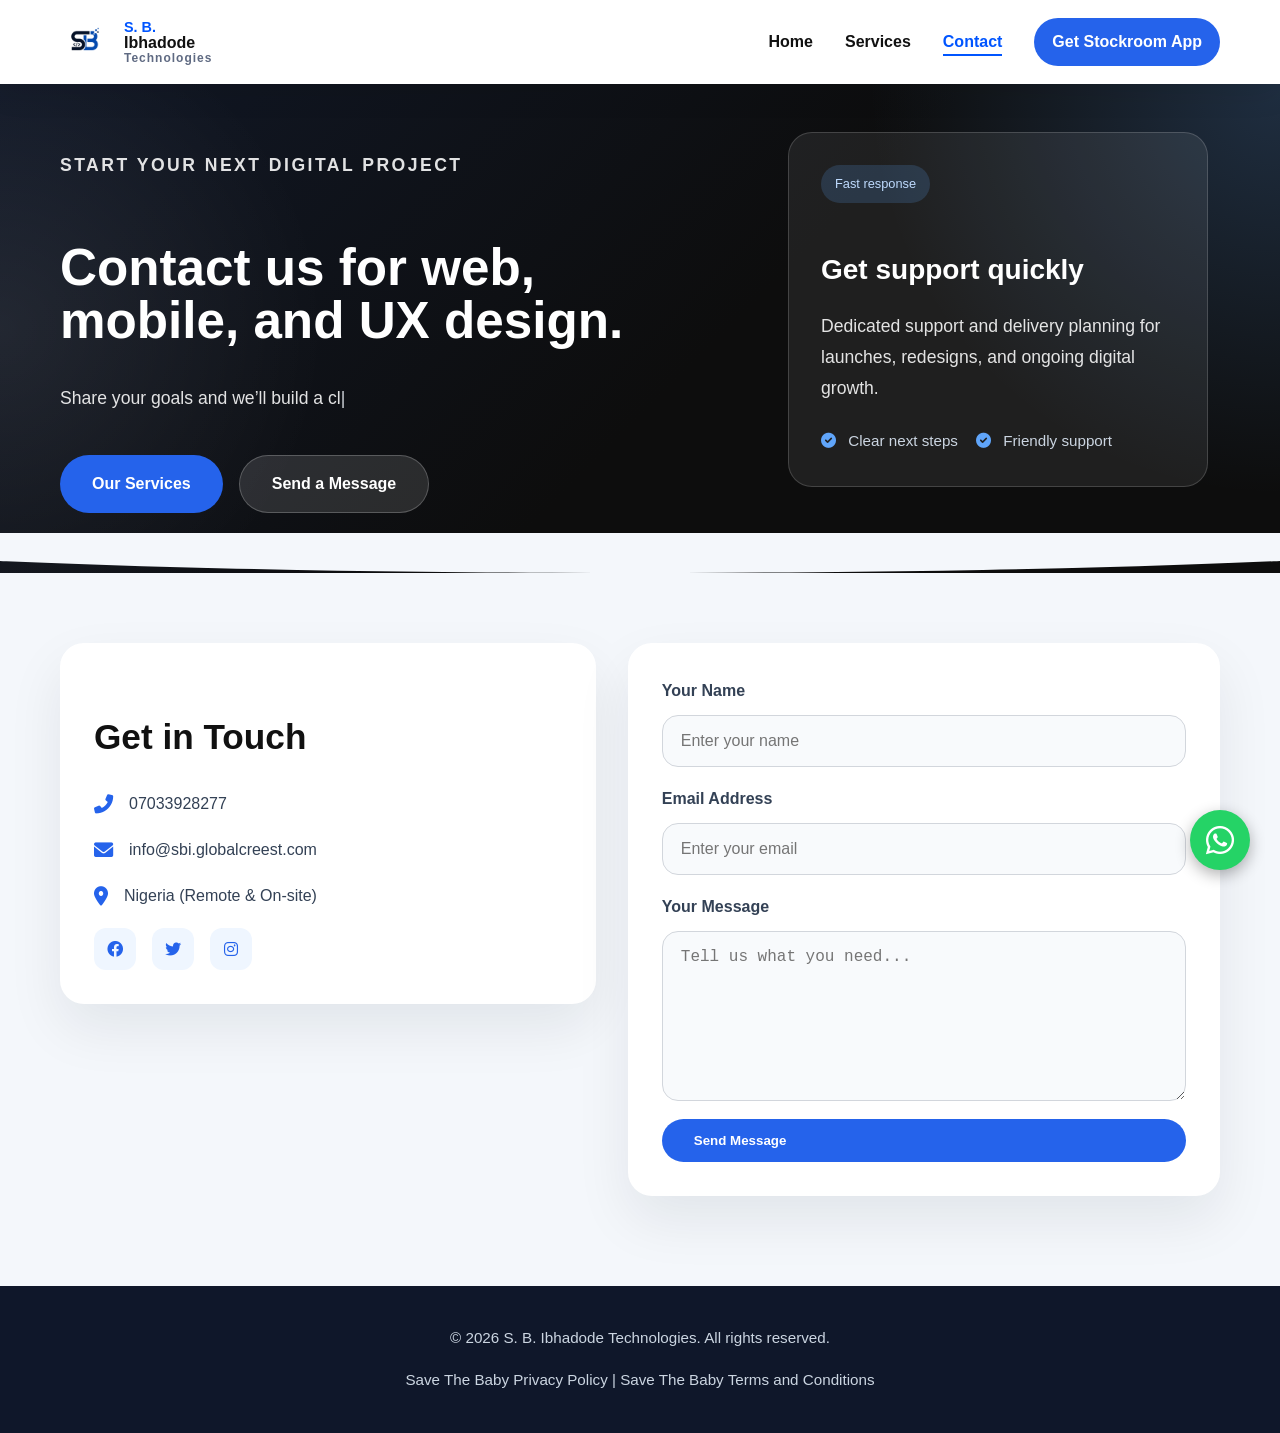
<file: contact.html>
<!DOCTYPE html>
<html lang="en">
<head>
    <meta charset="UTF-8">
    <meta name="viewport" content="width=device-width, initial-scale=1.0">
    <title>Contact | S. B. Ibhadode Technologies</title>
    <meta name="description" content="Contact S. B. Ibhadode Technologies to discuss a website, app, game, or custom software project.">
    <link rel="canonical" href="https://sbi.globalcreest.com/contact">
    <link rel="icon" type="image/png" sizes="48x48" href="/images/favicon-48.png">
    <link rel="icon" href="/favicon.ico" sizes="48x48">
    <link rel="apple-touch-icon" sizes="180x180" href="/images/apple-touch-icon.png">
    <meta property="og:type" content="website">
    <meta property="og:site_name" content="S. B. Ibhadode Technologies">
    <meta property="og:title" content="Contact | S. B. Ibhadode Technologies">
    <meta property="og:description" content="Contact S. B. Ibhadode Technologies to discuss a website, app, game, or custom software project.">
    <meta property="og:url" content="https://sbi.globalcreest.com/contact">
    <meta property="og:image" content="https://sbi.globalcreest.com/images/og-image.png">
    <meta property="og:image:width" content="1200">
    <meta property="og:image:height" content="630">
    <meta name="twitter:card" content="summary_large_image">
    <meta name="twitter:title" content="Contact | S. B. Ibhadode Technologies">
    <meta name="twitter:description" content="Contact S. B. Ibhadode Technologies to discuss a website, app, game, or custom software project.">
    <meta name="twitter:image" content="https://sbi.globalcreest.com/images/og-image.png">
    <link rel="stylesheet" href="css/reference">
    <link rel="stylesheet" href="css/style.css">
    <link rel="stylesheet" href="https://cdnjs.cloudflare.com/ajax/libs/font-awesome/6.0.0/css/all.min.css">
</head>
<body>

    <nav class="navbar">
        <div class="container nav-inner">
            <div class="logo">
                <img src="images/logo.png" alt="S.B. Ibhadode Technologies Logo" class="logo-img">
                <div class="brand-name">
                    <span class="brand-line1">S. B.</span>
                    <span class="brand-line2">Ibhadode</span>
                    <span class="brand-line3">Technologies</span>
                </div>
            </div>
            <ul class="nav-links">
                <li><a href="/">Home</a></li>
                <li><a href="/services">Services</a></li>
                <li><a href="/contact" class="active">Contact</a></li>
                <li><a href="https://stockroom.globalcreest.com" class="stockroom-nav">Get Stockroom App</a></li>
            </ul>
            <div class="hamburger">
                <i class="fas fa-bars"></i>
            </div>
        </div>
    </nav>

    <section class="hero page-header reveal">
        <div class="container hero-grid">
            <div class="hero-text reveal slide-in-left">
                <p class="eyebrow">Start your next digital project</p>
                <h1>Contact us for web, mobile, and UX design.</h1>
                <p class="hero-copy typed" data-text="Share your goals and we’ll build a clear, beautiful product experience that helps your business grow.">Share your goals and we’ll build a clear, beautiful product experience that helps your business grow.</p>
                <div class="hero-buttons">
                    <a href="/services" class="btn primary">Our Services</a>
                    <a href="#contact" class="btn secondary">Send a Message</a>
                </div>
            </div>
            <div class="hero-panel reveal slide-in-right">
                <div class="hero-card">
                    <span class="hero-card-label">Fast response</span>
                    <h2>Get support quickly</h2>
                    <p>Dedicated support and delivery planning for launches, redesigns, and ongoing digital growth.</p>
                    <div class="hero-card-meta">
                        <span><i class="fas fa-check-circle"></i> Clear next steps</span>
                        <span><i class="fas fa-check-circle"></i> Friendly support</span>
                    </div>
                </div>
            </div>
        </div>
        <div class="hero-wave"></div>
    </section>

    <section class="contact-section reveal" id="contact">
        <div class="container">
            <div class="contact-grid">
                <div class="contact-info-box">
                    <h2>Get in Touch</h2>
                    <div class="info-item">
                        <i class="fas fa-phone-alt"></i>
                        <span>07033928277</span>
                    </div>
                    <div class="info-item">
                        <i class="fas fa-envelope"></i>
                        <span>info@sbi.globalcreest.com</span>
                    </div>
                    <div class="info-item">
                        <i class="fas fa-map-marker-alt"></i>
                        <span>Nigeria (Remote & On-site)</span>
                    </div>
                    <div class="social-links">
                        <a href="#"><i class="fab fa-facebook"></i></a>
                        <a href="#"><i class="fab fa-twitter"></i></a>
                        <a href="#"><i class="fab fa-instagram"></i></a>
                    </div>
                </div>
                <form class="contact-form">
                    <div class="form-group">
                        <label for="name">Your Name</label>
                        <input type="text" id="name" placeholder="Enter your name" required>
                    </div>
                    <div class="form-group">
                        <label for="email">Email Address</label>
                        <input type="email" id="email" placeholder="Enter your email" required>
                    </div>
                    <div class="form-group">
                        <label for="message">Your Message</label>
                        <textarea id="message" rows="5" placeholder="Tell us what you need..." required></textarea>
                    </div>
                    <button type="submit" class="btn primary full-width">Send Message</button>
                </form>
            </div>
        </div>
    </section>

    <footer>
        <div class="container">
            <p>&copy; 2026 S. B. Ibhadode Technologies. All rights reserved.</p>
            <p class="legal-links"><a href="/save-the-baby/privacy-policy">Save The Baby Privacy Policy</a> | <a href="/save-the-baby/terms-and-conditions">Save The Baby Terms and Conditions</a></p>
        </div>
    </footer>

    <a href="https://wa.me/2347033928277" class="whatsapp-float" target="_blank">
        <i class="fab fa-whatsapp"></i>
    </a>

    <script src="js/script.js"></script>
</body>
</html>
</file>
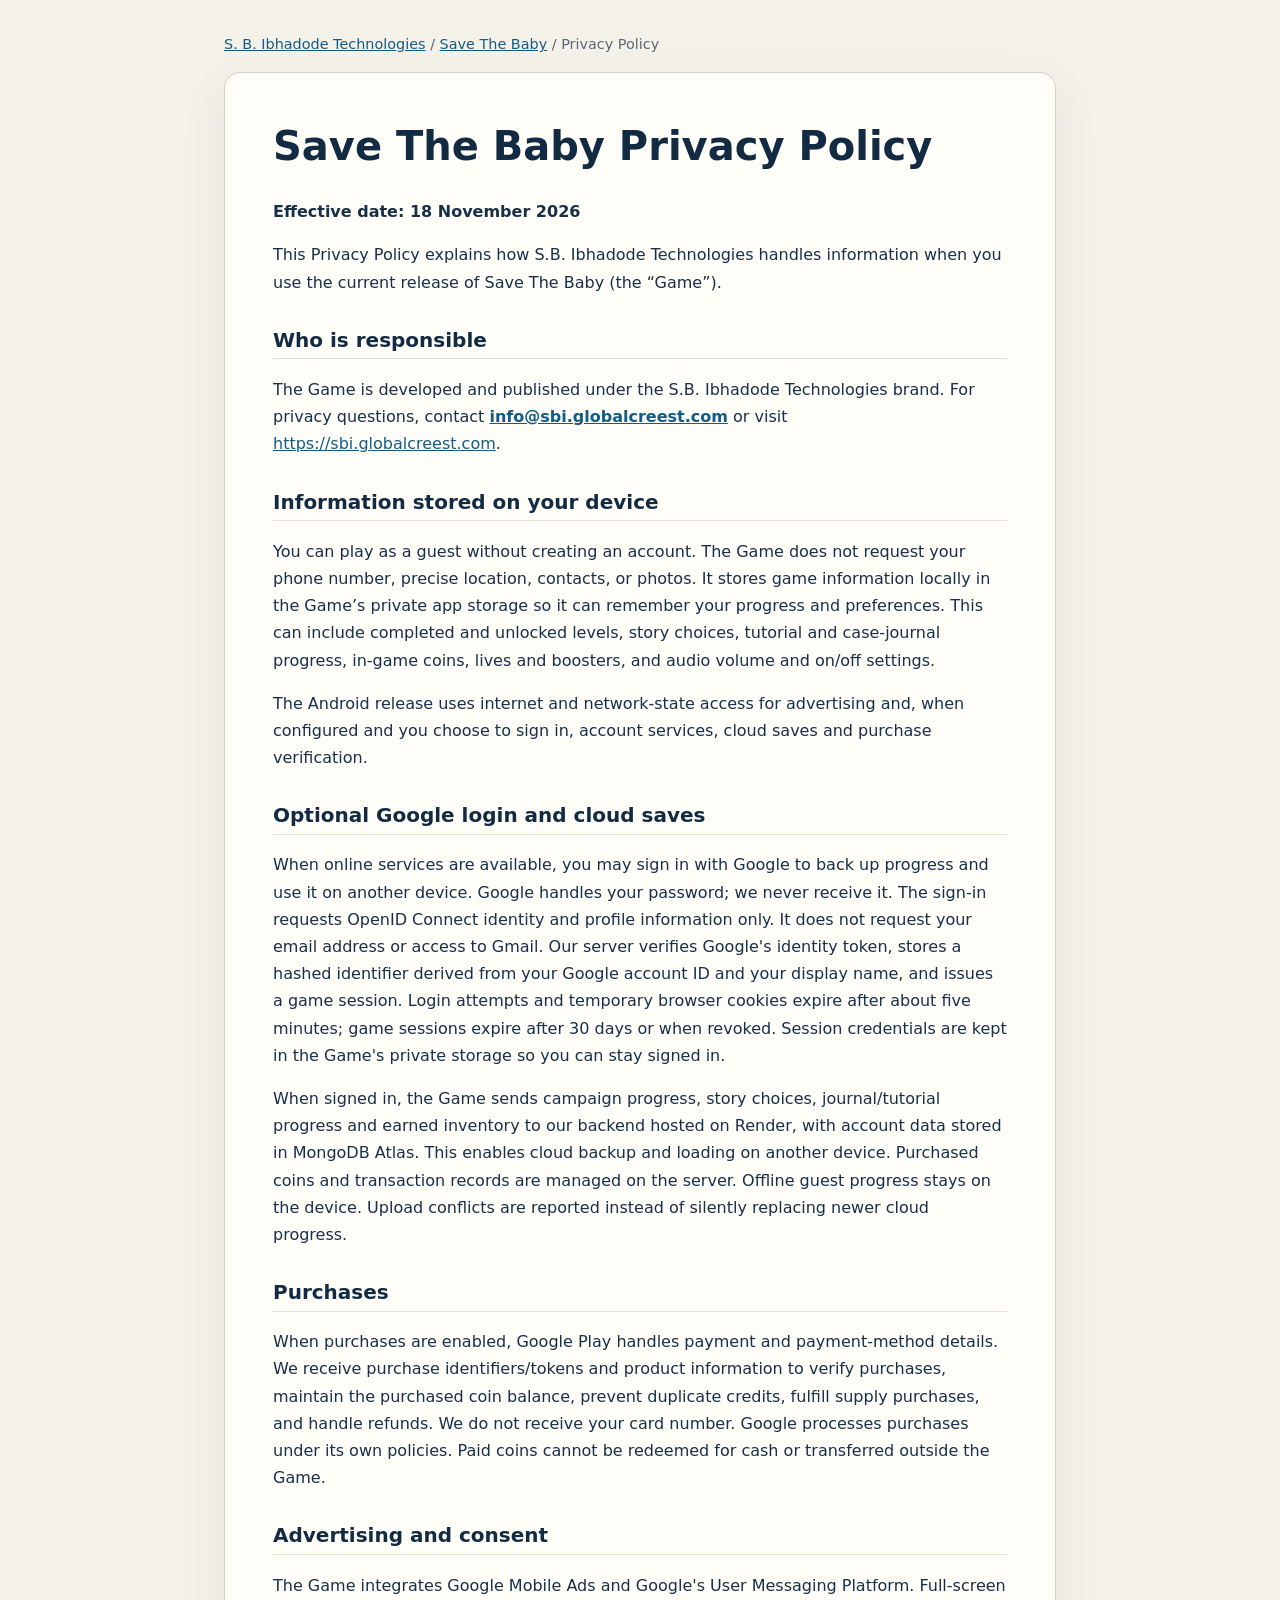
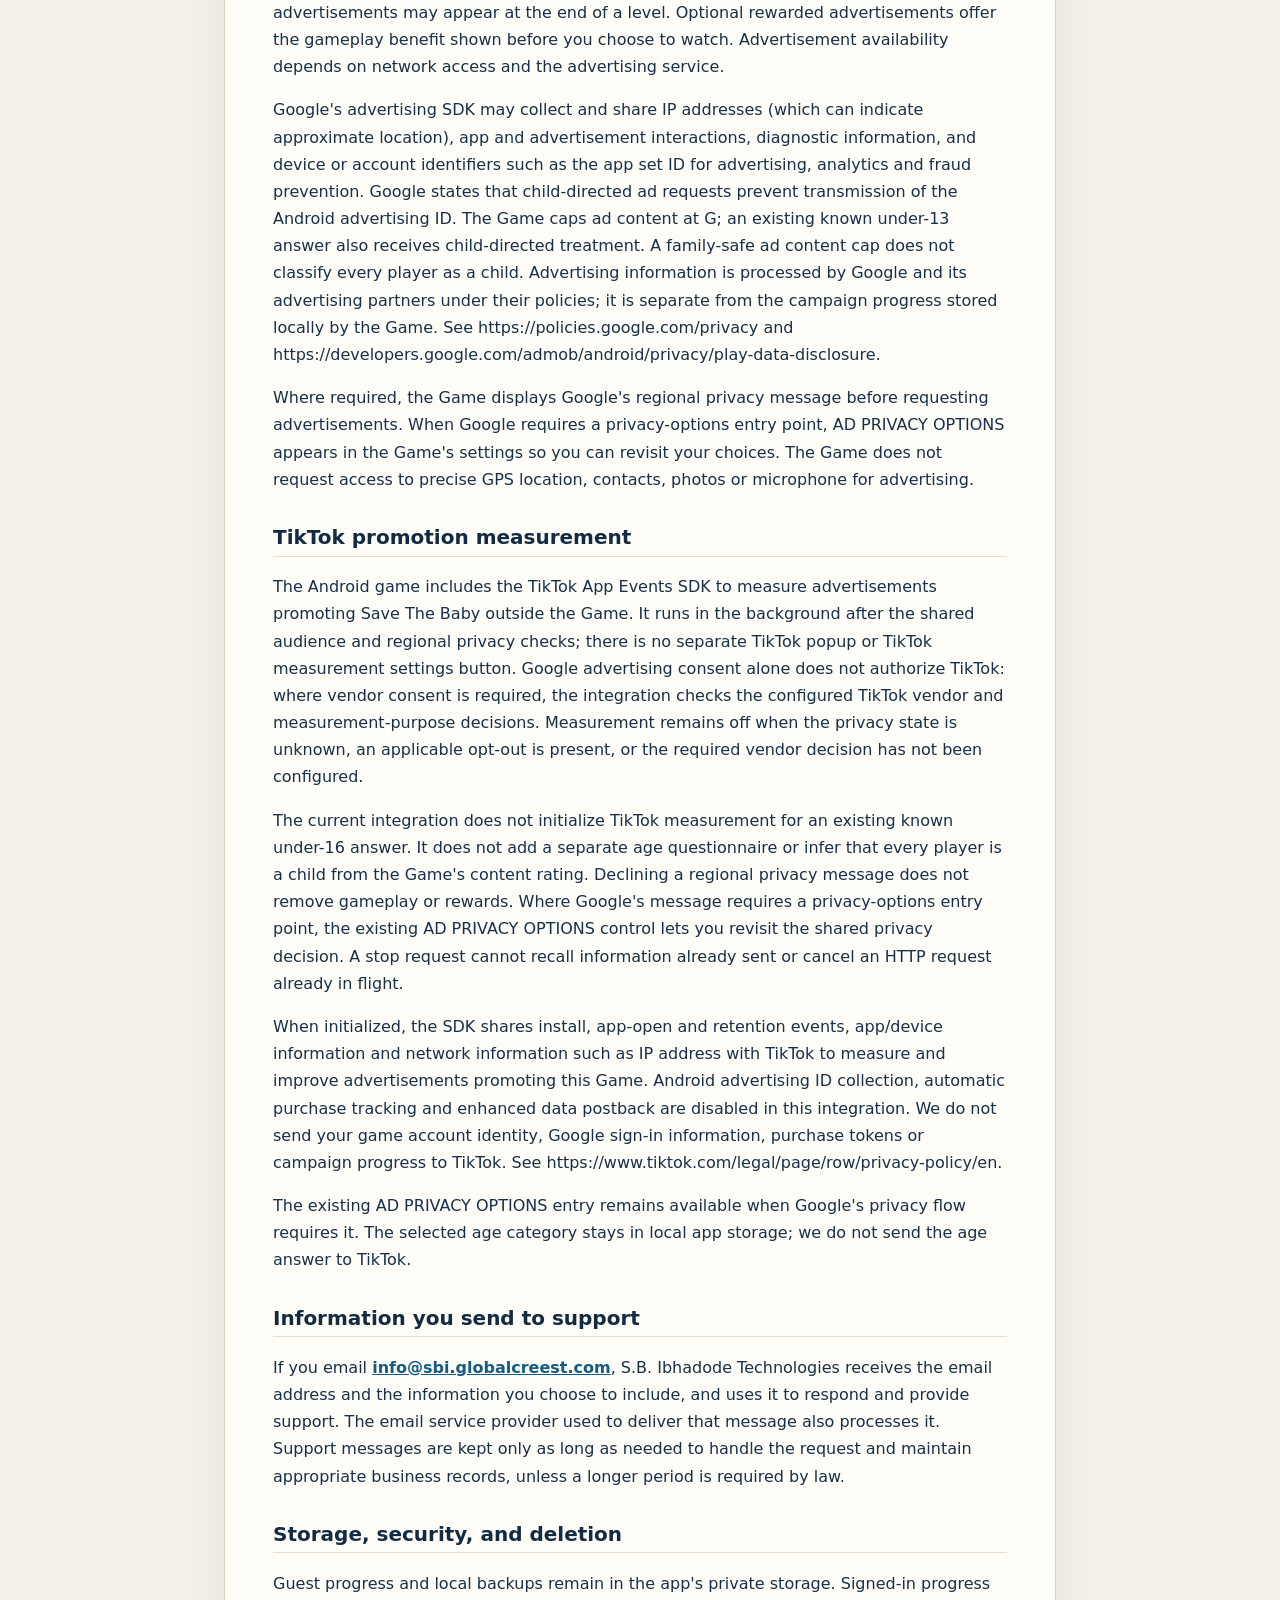
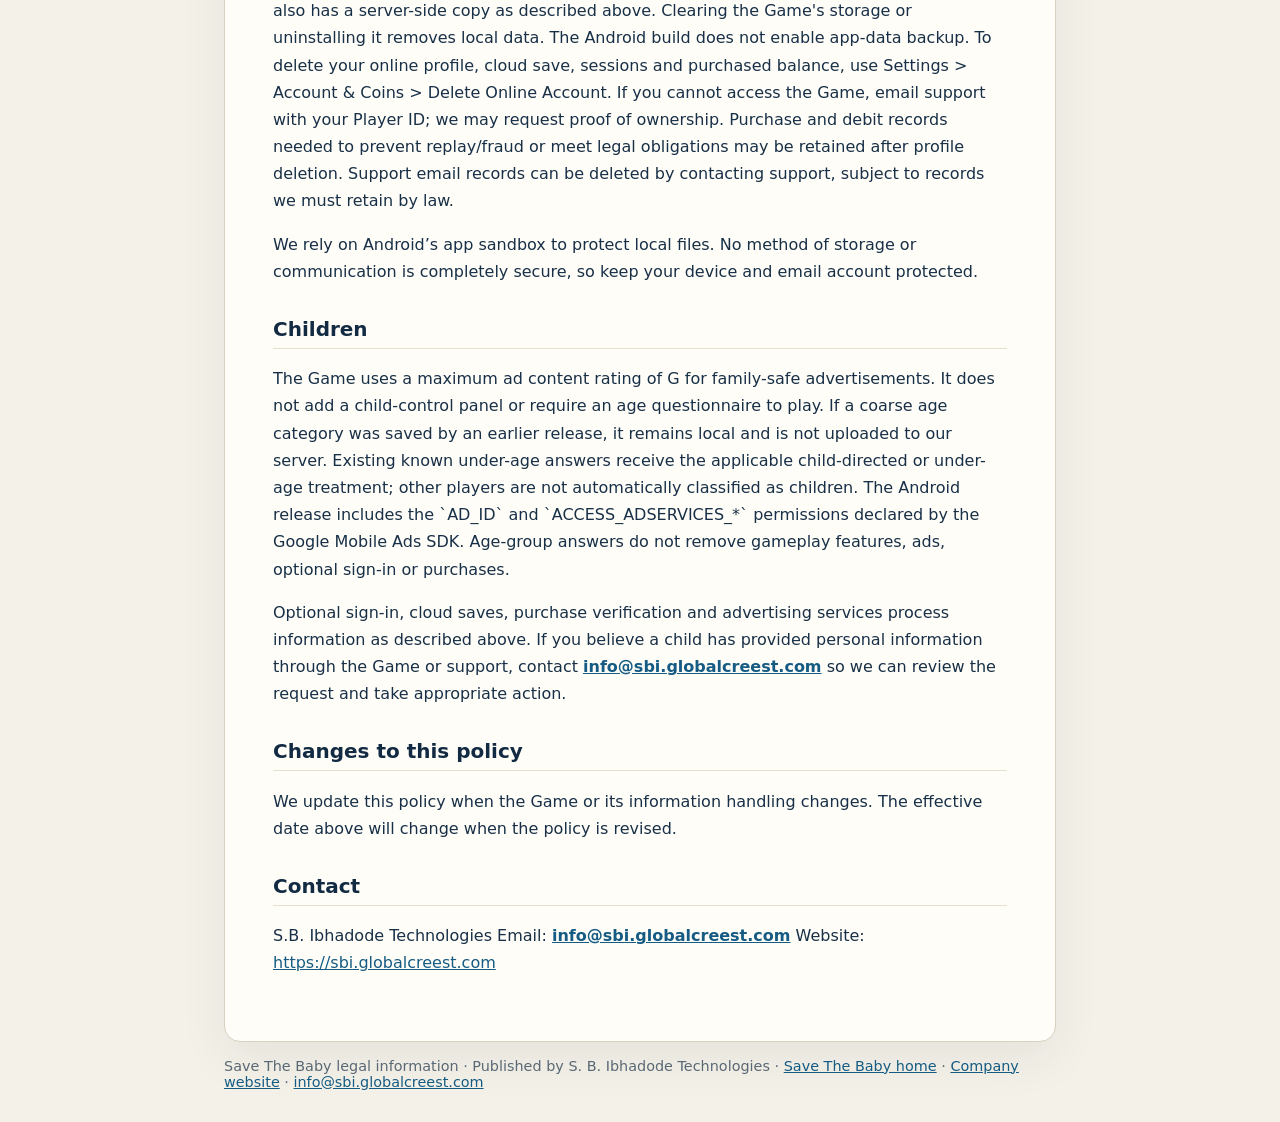
<file: privacy-policy.html>
<!doctype html>
<html lang="en">
<head>
  <meta charset="utf-8">
  <meta name="viewport" content="width=device-width, initial-scale=1">
  <meta name="color-scheme" content="light">
  <title>Save The Baby Privacy Policy | Save The Baby</title>
  <link rel="canonical" href="https://sbi.globalcreest.com/save-the-baby/privacy-policy">
  <style>
    :root { color-scheme: light; font-family: system-ui, -apple-system, "Segoe UI", sans-serif; color: #183047; background: #f4f1e8; }
    body { margin: 0; padding: 2rem 1rem; }
    main { box-sizing: border-box; max-width: 52rem; margin: 0 auto; padding: clamp(1.25rem, 5vw, 3rem); background: #fffdf8; border: 1px solid #d9d1bf; border-radius: 1rem; box-shadow: 0 1rem 3rem #18304712; }
    h1, h2, h3 { line-height: 1.25; color: #122b43; }
    h1 { margin-top: 0; font-size: clamp(1.8rem, 5vw, 2.5rem); }
    h2 { margin-top: 2rem; padding-bottom: .35rem; border-bottom: 1px solid #e7dfcf; font-size: 1.25rem; }
    p, li { line-height: 1.7; }
    a { color: #155b83; }
    .site-context { max-width: 52rem; margin: 0 auto 1rem; color: #596875; font-size: .9rem; }
    footer { max-width: 52rem; margin: 1rem auto 0; color: #596875; font-size: .9rem; }
  </style>
</head>
<body>
  <p class="site-context"><a href="https://sbi.globalcreest.com/">S. B. Ibhadode Technologies</a> / <a href="https://sbi.globalcreest.com/save-the-baby">Save The Baby</a> / Privacy Policy</p>
  <main>
<h1>Save The Baby Privacy Policy</h1>
<p><strong>Effective date: 18 November 2026</strong></p>
<p>This Privacy Policy explains how S.B. Ibhadode Technologies handles information when you use the current release of Save The Baby (the “Game”).</p>
<h2>Who is responsible</h2>
<p>The Game is developed and published under the S.B. Ibhadode Technologies brand. For privacy questions, contact <strong><a href="mailto:info@sbi.globalcreest.com">info@sbi.globalcreest.com</a></strong> or visit <a href="https://sbi.globalcreest.com">https://sbi.globalcreest.com</a>.</p>
<h2>Information stored on your device</h2>
<p>You can play as a guest without creating an account. The Game does not request your phone number, precise location, contacts, or photos. It stores game information locally in the Game’s private app storage so it can remember your progress and preferences. This can include completed and unlocked levels, story choices, tutorial and case-journal progress, in-game coins, lives and boosters, and audio volume and on/off settings.</p>
<p>The Android release uses internet and network-state access for advertising and, when configured and you choose to sign in, account services, cloud saves and purchase verification.</p>
<h2>Optional Google login and cloud saves</h2>
<p>When online services are available, you may sign in with Google to back up progress and use it on another device. Google handles your password; we never receive it. The sign-in requests OpenID Connect identity and profile information only. It does not request your email address or access to Gmail. Our server verifies Google&#x27;s identity token, stores a hashed identifier derived from your Google account ID and your display name, and issues a game session. Login attempts and temporary browser cookies expire after about five minutes; game sessions expire after 30 days or when revoked. Session credentials are kept in the Game&#x27;s private storage so you can stay signed in.</p>
<p>When signed in, the Game sends campaign progress, story choices, journal/tutorial progress and earned inventory to our backend hosted on Render, with account data stored in MongoDB Atlas. This enables cloud backup and loading on another device. Purchased coins and transaction records are managed on the server. Offline guest progress stays on the device. Upload conflicts are reported instead of silently replacing newer cloud progress.</p>
<h2>Purchases</h2>
<p>When purchases are enabled, Google Play handles payment and payment-method details. We receive purchase identifiers/tokens and product information to verify purchases, maintain the purchased coin balance, prevent duplicate credits, fulfill supply purchases, and handle refunds. We do not receive your card number. Google processes purchases under its own policies. Paid coins cannot be redeemed for cash or transferred outside the Game.</p>
<h2>Advertising and consent</h2>
<p>The Game integrates Google Mobile Ads and Google&#x27;s User Messaging Platform. Full-screen advertisements may appear at the end of a level. Optional rewarded advertisements offer the gameplay benefit shown before you choose to watch. Advertisement availability depends on network access and the advertising service.</p>
<p>Google&#x27;s advertising SDK may collect and share IP addresses (which can indicate approximate location), app and advertisement interactions, diagnostic information, and device or account identifiers such as the app set ID for advertising, analytics and fraud prevention. Google states that child-directed ad requests prevent transmission of the Android advertising ID. The Game caps ad content at G; an existing known under-13 answer also receives child-directed treatment. A family-safe ad content cap does not classify every player as a child. Advertising information is processed by Google and its advertising partners under their policies; it is separate from the campaign progress stored locally by the Game. See https://policies.google.com/privacy and https://developers.google.com/admob/android/privacy/play-data-disclosure.</p>
<p>Where required, the Game displays Google&#x27;s regional privacy message before requesting advertisements. When Google requires a privacy-options entry point, AD PRIVACY OPTIONS appears in the Game&#x27;s settings so you can revisit your choices. The Game does not request access to precise GPS location, contacts, photos or microphone for advertising.</p>
<h2>TikTok promotion measurement</h2>
<p>The Android game includes the TikTok App Events SDK to measure advertisements promoting Save The Baby outside the Game. It runs in the background after the shared audience and regional privacy checks; there is no separate TikTok popup or TikTok measurement settings button. Google advertising consent alone does not authorize TikTok: where vendor consent is required, the integration checks the configured TikTok vendor and measurement-purpose decisions. Measurement remains off when the privacy state is unknown, an applicable opt-out is present, or the required vendor decision has not been configured.</p>
<p>The current integration does not initialize TikTok measurement for an existing known under-16 answer. It does not add a separate age questionnaire or infer that every player is a child from the Game&#x27;s content rating. Declining a regional privacy message does not remove gameplay or rewards. Where Google&#x27;s message requires a privacy-options entry point, the existing AD PRIVACY OPTIONS control lets you revisit the shared privacy decision. A stop request cannot recall information already sent or cancel an HTTP request already in flight.</p>
<p>When initialized, the SDK shares install, app-open and retention events, app/device information and network information such as IP address with TikTok to measure and improve advertisements promoting this Game. Android advertising ID collection, automatic purchase tracking and enhanced data postback are disabled in this integration. We do not send your game account identity, Google sign-in information, purchase tokens or campaign progress to TikTok. See https://www.tiktok.com/legal/page/row/privacy-policy/en.</p>
<p>The existing AD PRIVACY OPTIONS entry remains available when Google&#x27;s privacy flow requires it. The selected age category stays in local app storage; we do not send the age answer to TikTok.</p>
<h2>Information you send to support</h2>
<p>If you email <strong><a href="mailto:info@sbi.globalcreest.com">info@sbi.globalcreest.com</a></strong>, S.B. Ibhadode Technologies receives the email address and the information you choose to include, and uses it to respond and provide support. The email service provider used to deliver that message also processes it. Support messages are kept only as long as needed to handle the request and maintain appropriate business records, unless a longer period is required by law.</p>
<h2>Storage, security, and deletion</h2>
<p>Guest progress and local backups remain in the app&#x27;s private storage. Signed-in progress also has a server-side copy as described above. Clearing the Game&#x27;s storage or uninstalling it removes local data. The Android build does not enable app-data backup. To delete your online profile, cloud save, sessions and purchased balance, use Settings &gt; Account &amp; Coins &gt; Delete Online Account. If you cannot access the Game, email support with your Player ID; we may request proof of ownership. Purchase and debit records needed to prevent replay/fraud or meet legal obligations may be retained after profile deletion. Support email records can be deleted by contacting support, subject to records we must retain by law.</p>
<p>We rely on Android’s app sandbox to protect local files. No method of storage or communication is completely secure, so keep your device and email account protected.</p>
<h2>Children</h2>
<p>The Game uses a maximum ad content rating of G for family-safe advertisements. It does not add a child-control panel or require an age questionnaire to play. If a coarse age category was saved by an earlier release, it remains local and is not uploaded to our server. Existing known under-age answers receive the applicable child-directed or under-age treatment; other players are not automatically classified as children. The Android release includes the `AD_ID` and `ACCESS_ADSERVICES_*` permissions declared by the Google Mobile Ads SDK. Age-group answers do not remove gameplay features, ads, optional sign-in or purchases.</p>
<p>Optional sign-in, cloud saves, purchase verification and advertising services process information as described above. If you believe a child has provided personal information through the Game or support, contact <strong><a href="mailto:info@sbi.globalcreest.com">info@sbi.globalcreest.com</a></strong> so we can review the request and take appropriate action.</p>
<h2>Changes to this policy</h2>
<p>We update this policy when the Game or its information handling changes. The effective date above will change when the policy is revised.</p>
<h2>Contact</h2>
<p>S.B. Ibhadode Technologies Email: <strong><a href="mailto:info@sbi.globalcreest.com">info@sbi.globalcreest.com</a></strong> Website: <a href="https://sbi.globalcreest.com">https://sbi.globalcreest.com</a></p>
  </main>
  <footer>Save The Baby legal information · Published by S. B. Ibhadode Technologies · <a href="https://sbi.globalcreest.com/save-the-baby">Save The Baby home</a> · <a href="https://sbi.globalcreest.com/">Company website</a> · <a href="mailto:info@sbi.globalcreest.com">info@sbi.globalcreest.com</a></footer>
</body>
</html>
</file>
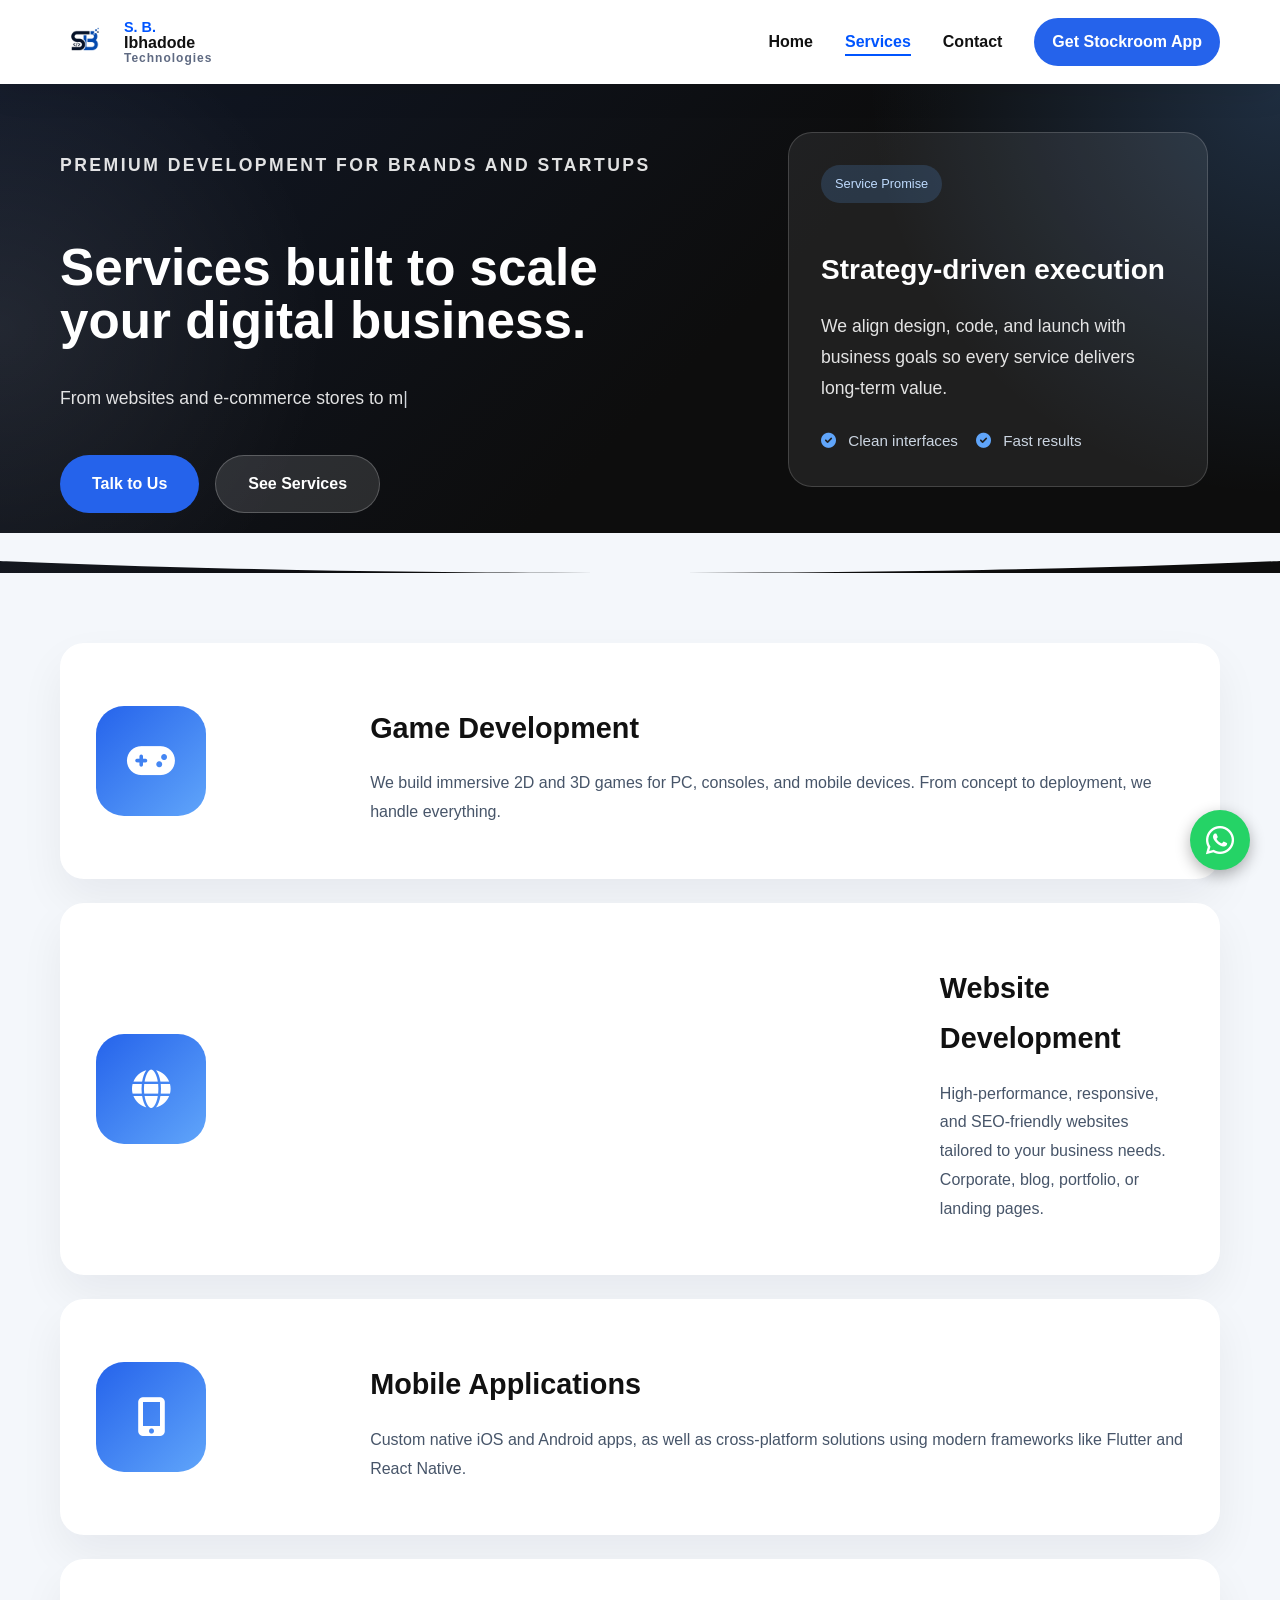
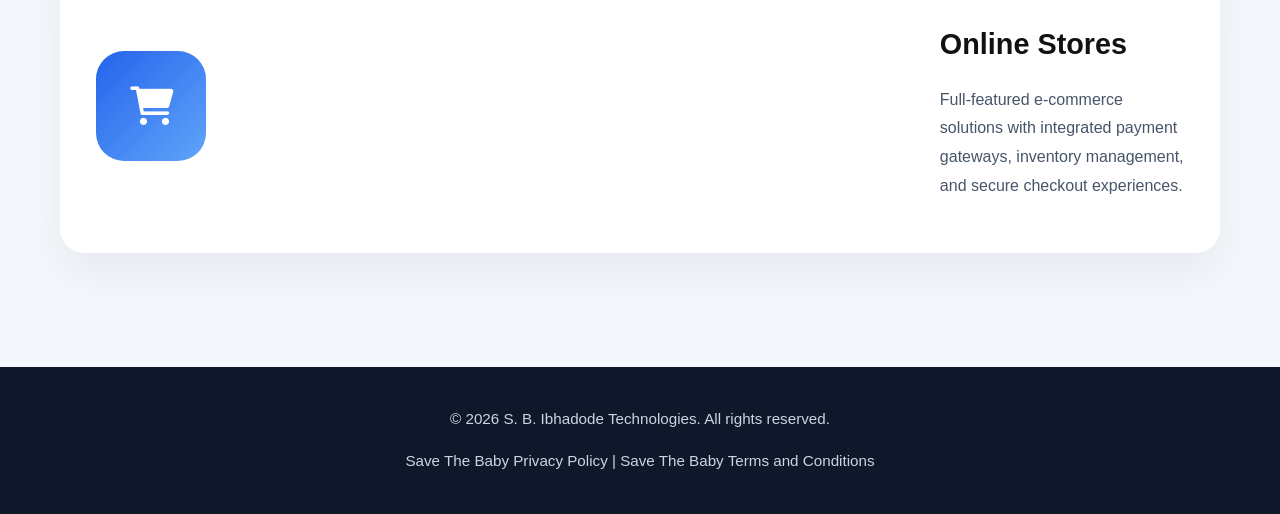
<file: services.html>
<!DOCTYPE html>
<html lang="en">
<head>
    <meta charset="UTF-8">
    <meta name="viewport" content="width=device-width, initial-scale=1.0">
    <title>Services | S. B. Ibhadode Technologies</title>
    <meta name="description" content="Explore website development, mobile apps, software, games, ecommerce, and digital product services from S. B. Ibhadode Technologies.">
    <link rel="canonical" href="https://sbi.globalcreest.com/services">
    <link rel="icon" type="image/png" sizes="48x48" href="/images/favicon-48.png">
    <link rel="icon" href="/favicon.ico" sizes="48x48">
    <link rel="apple-touch-icon" sizes="180x180" href="/images/apple-touch-icon.png">
    <meta property="og:type" content="website">
    <meta property="og:site_name" content="S. B. Ibhadode Technologies">
    <meta property="og:title" content="Services | S. B. Ibhadode Technologies">
    <meta property="og:description" content="Explore website development, mobile apps, software, games, ecommerce, and digital product services from S. B. Ibhadode Technologies.">
    <meta property="og:url" content="https://sbi.globalcreest.com/services">
    <meta property="og:image" content="https://sbi.globalcreest.com/images/og-image.png">
    <meta property="og:image:width" content="1200">
    <meta property="og:image:height" content="630">
    <meta name="twitter:card" content="summary_large_image">
    <meta name="twitter:title" content="Services | S. B. Ibhadode Technologies">
    <meta name="twitter:description" content="Explore website development, mobile apps, software, games, ecommerce, and digital product services from S. B. Ibhadode Technologies.">
    <meta name="twitter:image" content="https://sbi.globalcreest.com/images/og-image.png">
    <link rel="stylesheet" href="css/reference">
    <link rel="stylesheet" href="css/style.css">
    <link rel="stylesheet" href="https://cdnjs.cloudflare.com/ajax/libs/font-awesome/6.0.0/css/all.min.css">
</head>
<body>

    <nav class="navbar">
        <div class="container nav-inner">
            <div class="logo">
                <img src="images/logo.png" alt="S.B. Ibhadode Technologies Logo" class="logo-img">
                <div class="brand-name">
                    <span class="brand-line1">S. B.</span>
                    <span class="brand-line2">Ibhadode</span>
                    <span class="brand-line3">Technologies</span>
                </div>
            </div>
            <ul class="nav-links">
                <li><a href="/">Home</a></li>
                <li><a href="/services" class="active">Services</a></li>
                <li><a href="/contact">Contact</a></li>
                <li><a href="https://stockroom.globalcreest.com" class="stockroom-nav">Get Stockroom App</a></li>
            </ul>
            <div class="hamburger">
                <i class="fas fa-bars"></i>
            </div>
        </div>
    </nav>

    <section class="hero page-header reveal">
        <div class="container hero-grid">
            <div class="hero-text reveal slide-in-left">
                <p class="eyebrow">Premium development for brands and startups</p>
                <h1>Services built to scale your digital business.</h1>
                <p class="hero-copy typed" data-text="From websites and e-commerce stores to mobile apps and games, we create polished products that look premium and perform reliably.">From websites and e-commerce stores to mobile apps and games, we create polished products that look premium and perform reliably.</p>
                <div class="hero-buttons">
                    <a href="/contact" class="btn primary">Talk to Us</a>
                    <a href="#services" class="btn secondary">See Services</a>
                </div>
            </div>
            <div class="hero-panel reveal slide-in-right">
                <div class="hero-card">
                    <span class="hero-card-label">Service Promise</span>
                    <h2>Strategy-driven execution</h2>
                    <p>We align design, code, and launch with business goals so every service delivers long-term value.</p>
                    <div class="hero-card-meta">
                        <span><i class="fas fa-check-circle"></i> Clean interfaces</span>
                        <span><i class="fas fa-check-circle"></i> Fast results</span>
                    </div>
                </div>
            </div>
        </div>
        <div class="hero-wave"></div>
    </section>

    <section class="services-full reveal" id="services">
        <div class="container">
            <div class="service-item-full">
                <div class="service-icon-large"><i class="fas fa-gamepad"></i></div>
                <div class="service-desc">
                    <h2>Game Development</h2>
                    <p>We build immersive 2D and 3D games for PC, consoles, and mobile devices. From concept to deployment, we handle everything.</p>
                </div>
            </div>
            <div class="service-item-full reverse">
                <div class="service-icon-large"><i class="fas fa-globe"></i></div>
                <div class="service-desc">
                    <h2>Website Development</h2>
                    <p>High-performance, responsive, and SEO-friendly websites tailored to your business needs. Corporate, blog, portfolio, or landing pages.</p>
                </div>
            </div>
            <div class="service-item-full">
                <div class="service-icon-large"><i class="fas fa-mobile-alt"></i></div>
                <div class="service-desc">
                    <h2>Mobile Applications</h2>
                    <p>Custom native iOS and Android apps, as well as cross-platform solutions using modern frameworks like Flutter and React Native.</p>
                </div>
            </div>
            <div class="service-item-full reverse">
                <div class="service-icon-large"><i class="fas fa-shopping-cart"></i></div>
                <div class="service-desc">
                    <h2>Online Stores</h2>
                    <p>Full-featured e-commerce solutions with integrated payment gateways, inventory management, and secure checkout experiences.</p>
                </div>
            </div>
        </div>
    </section>

    <footer>
        <div class="container">
            <p>&copy; 2026 S. B. Ibhadode Technologies. All rights reserved.</p>
            <p class="legal-links"><a href="/save-the-baby/privacy-policy">Save The Baby Privacy Policy</a> | <a href="/save-the-baby/terms-and-conditions">Save The Baby Terms and Conditions</a></p>
        </div>
    </footer>

    <a href="https://wa.me/2347033928277" class="whatsapp-float" target="_blank">
        <i class="fab fa-whatsapp"></i>
    </a>

    <script src="js/script.js"></script>
</body>
</html>
</file>
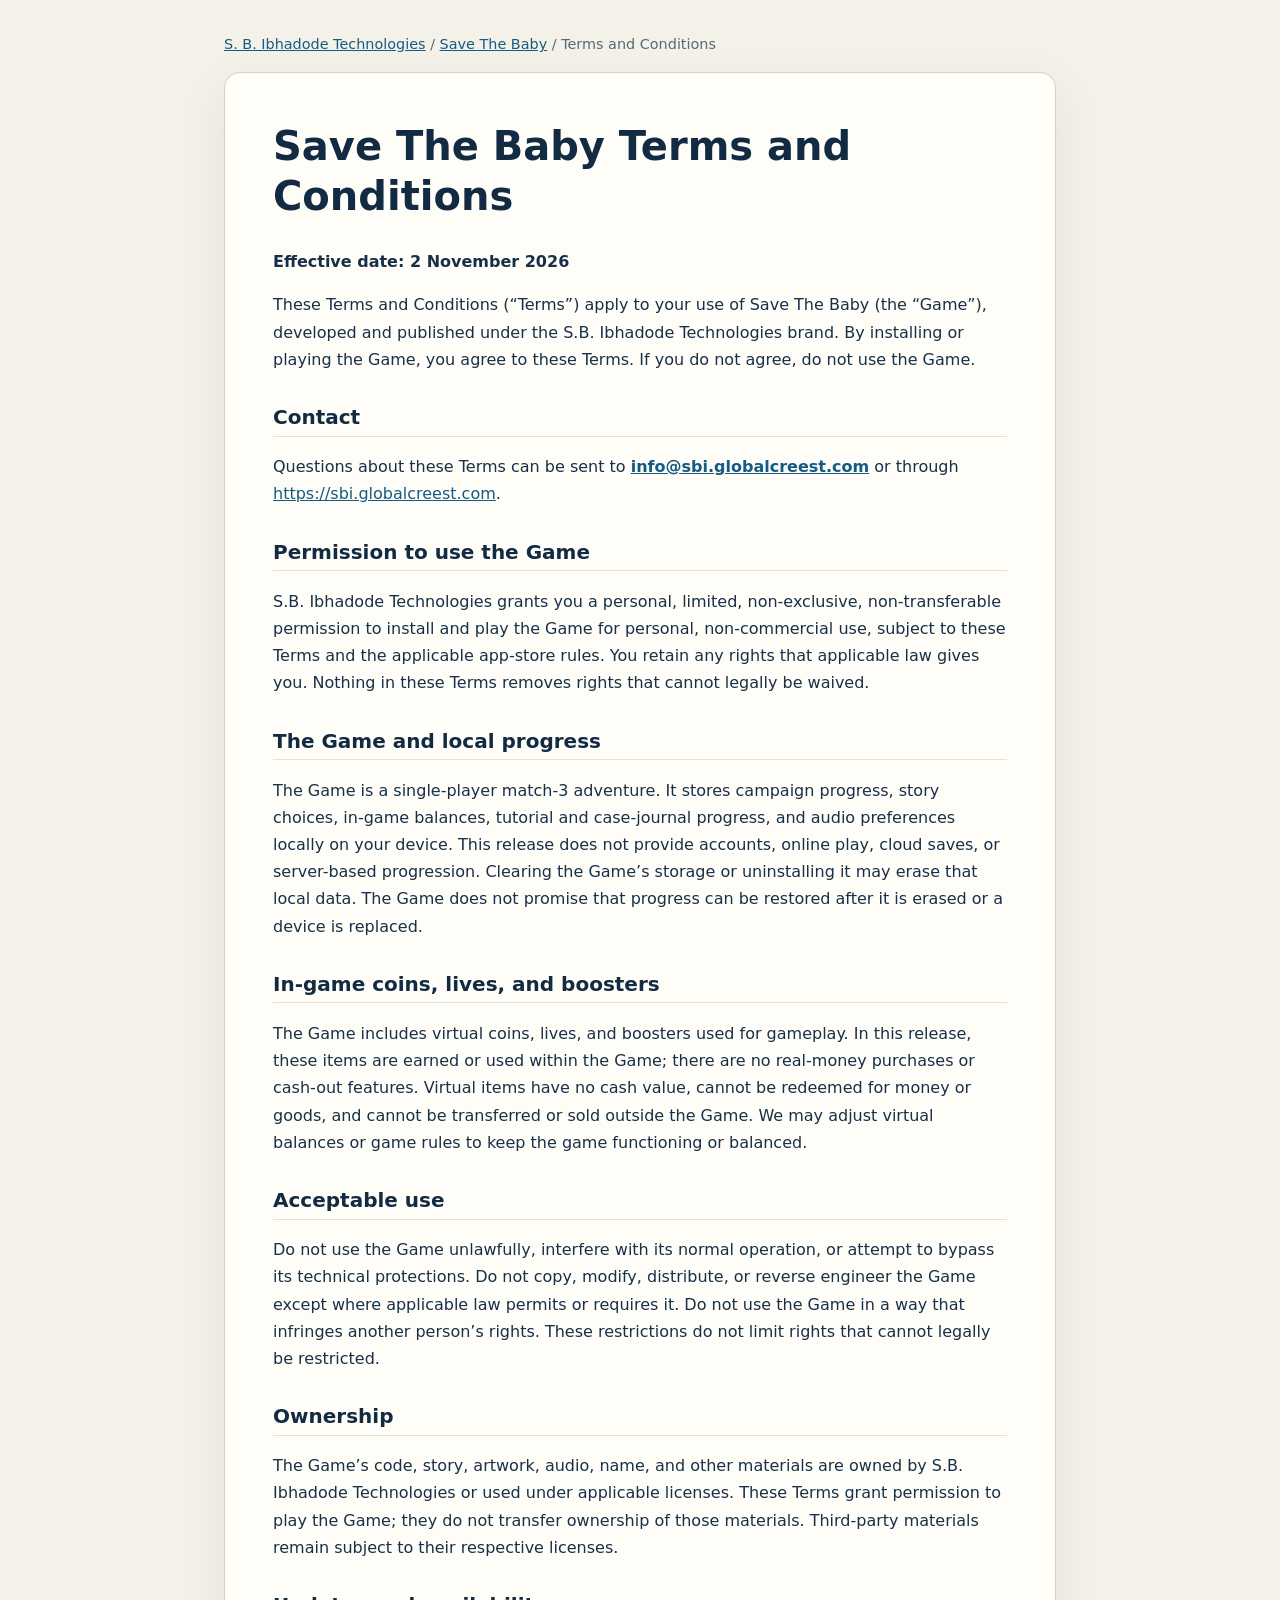
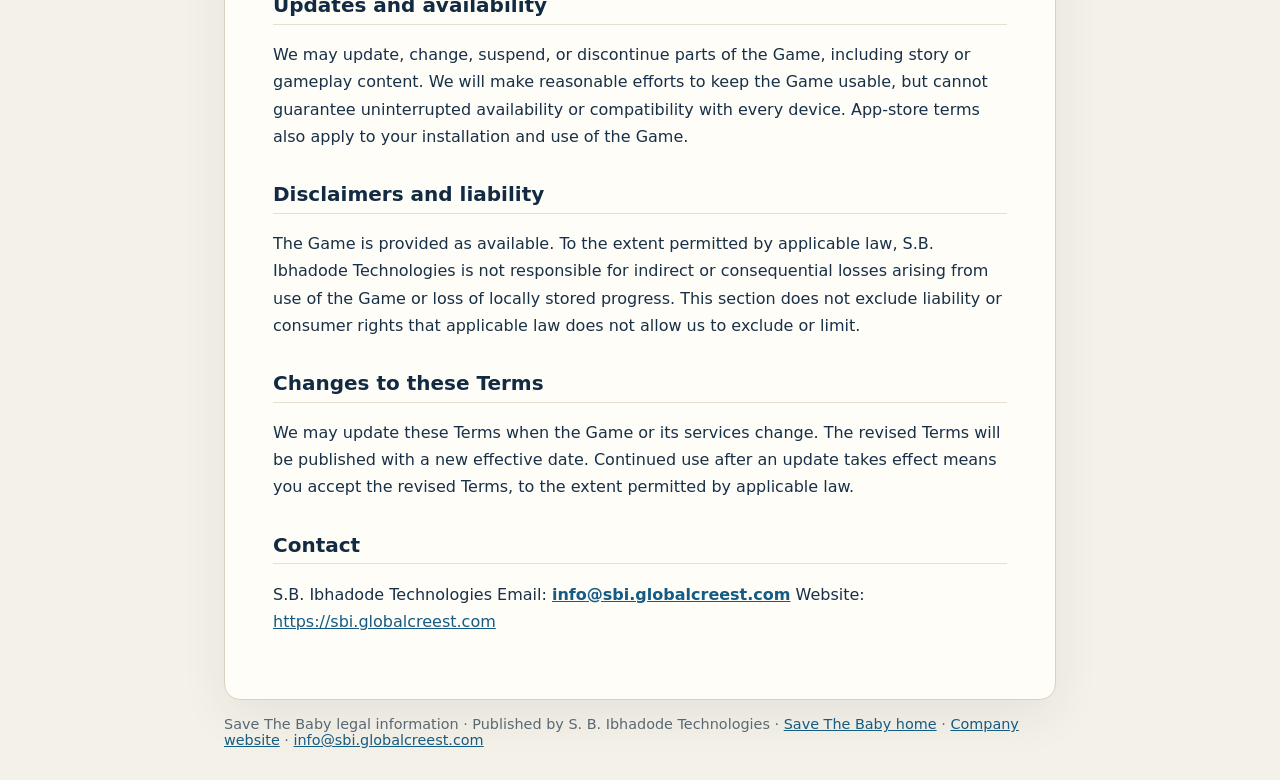
<file: terms-and-conditions.html>
<!doctype html>
<html lang="en">
<head>
  <meta charset="utf-8">
  <meta name="viewport" content="width=device-width, initial-scale=1">
  <meta name="color-scheme" content="light">
  <title>Save The Baby Terms and Conditions | Save The Baby</title>
  <link rel="canonical" href="https://sbi.globalcreest.com/save-the-baby/terms-and-conditions">
  <style>
    :root { color-scheme: light; font-family: system-ui, -apple-system, "Segoe UI", sans-serif; color: #183047; background: #f4f1e8; }
    body { margin: 0; padding: 2rem 1rem; }
    main { box-sizing: border-box; max-width: 52rem; margin: 0 auto; padding: clamp(1.25rem, 5vw, 3rem); background: #fffdf8; border: 1px solid #d9d1bf; border-radius: 1rem; box-shadow: 0 1rem 3rem #18304712; }
    h1, h2, h3 { line-height: 1.25; color: #122b43; }
    h1 { margin-top: 0; font-size: clamp(1.8rem, 5vw, 2.5rem); }
    h2 { margin-top: 2rem; padding-bottom: .35rem; border-bottom: 1px solid #e7dfcf; font-size: 1.25rem; }
    p, li { line-height: 1.7; }
    a { color: #155b83; }
    .site-context { max-width: 52rem; margin: 0 auto 1rem; color: #596875; font-size: .9rem; }
    footer { max-width: 52rem; margin: 1rem auto 0; color: #596875; font-size: .9rem; }
  </style>
</head>
<body>
  <p class="site-context"><a href="https://sbi.globalcreest.com/">S. B. Ibhadode Technologies</a> / <a href="https://sbi.globalcreest.com/save-the-baby">Save The Baby</a> / Terms and Conditions</p>
  <main>
<h1>Save The Baby Terms and Conditions</h1>
<p><strong>Effective date: 2 November 2026</strong></p>
<p>These Terms and Conditions (“Terms”) apply to your use of Save The Baby (the “Game”), developed and published under the S.B. Ibhadode Technologies brand. By installing or playing the Game, you agree to these Terms. If you do not agree, do not use the Game.</p>
<h2>Contact</h2>
<p>Questions about these Terms can be sent to <strong><a href="mailto:info@sbi.globalcreest.com">info@sbi.globalcreest.com</a></strong> or through <a href="https://sbi.globalcreest.com">https://sbi.globalcreest.com</a>.</p>
<h2>Permission to use the Game</h2>
<p>S.B. Ibhadode Technologies grants you a personal, limited, non-exclusive, non-transferable permission to install and play the Game for personal, non-commercial use, subject to these Terms and the applicable app-store rules. You retain any rights that applicable law gives you. Nothing in these Terms removes rights that cannot legally be waived.</p>
<h2>The Game and local progress</h2>
<p>The Game is a single-player match-3 adventure. It stores campaign progress, story choices, in-game balances, tutorial and case-journal progress, and audio preferences locally on your device. This release does not provide accounts, online play, cloud saves, or server-based progression. Clearing the Game’s storage or uninstalling it may erase that local data. The Game does not promise that progress can be restored after it is erased or a device is replaced.</p>
<h2>In-game coins, lives, and boosters</h2>
<p>The Game includes virtual coins, lives, and boosters used for gameplay. In this release, these items are earned or used within the Game; there are no real-money purchases or cash-out features. Virtual items have no cash value, cannot be redeemed for money or goods, and cannot be transferred or sold outside the Game. We may adjust virtual balances or game rules to keep the game functioning or balanced.</p>
<h2>Acceptable use</h2>
<p>Do not use the Game unlawfully, interfere with its normal operation, or attempt to bypass its technical protections. Do not copy, modify, distribute, or reverse engineer the Game except where applicable law permits or requires it. Do not use the Game in a way that infringes another person’s rights. These restrictions do not limit rights that cannot legally be restricted.</p>
<h2>Ownership</h2>
<p>The Game’s code, story, artwork, audio, name, and other materials are owned by S.B. Ibhadode Technologies or used under applicable licenses. These Terms grant permission to play the Game; they do not transfer ownership of those materials. Third-party materials remain subject to their respective licenses.</p>
<h2>Updates and availability</h2>
<p>We may update, change, suspend, or discontinue parts of the Game, including story or gameplay content. We will make reasonable efforts to keep the Game usable, but cannot guarantee uninterrupted availability or compatibility with every device. App-store terms also apply to your installation and use of the Game.</p>
<h2>Disclaimers and liability</h2>
<p>The Game is provided as available. To the extent permitted by applicable law, S.B. Ibhadode Technologies is not responsible for indirect or consequential losses arising from use of the Game or loss of locally stored progress. This section does not exclude liability or consumer rights that applicable law does not allow us to exclude or limit.</p>
<h2>Changes to these Terms</h2>
<p>We may update these Terms when the Game or its services change. The revised Terms will be published with a new effective date. Continued use after an update takes effect means you accept the revised Terms, to the extent permitted by applicable law.</p>
<h2>Contact</h2>
<p>S.B. Ibhadode Technologies Email: <strong><a href="mailto:info@sbi.globalcreest.com">info@sbi.globalcreest.com</a></strong> Website: <a href="https://sbi.globalcreest.com">https://sbi.globalcreest.com</a></p>
  </main>
  <footer>Save The Baby legal information · Published by S. B. Ibhadode Technologies · <a href="https://sbi.globalcreest.com/save-the-baby">Save The Baby home</a> · <a href="https://sbi.globalcreest.com/">Company website</a> · <a href="mailto:info@sbi.globalcreest.com">info@sbi.globalcreest.com</a></footer>
</body>
</html>
</file>
<file: css/style.css>
/* --- GLOBAL STYLES --- */
/* Keep sizing reliable even when an extensionless reference stylesheet is rejected. */
*, *::before, *::after { box-sizing: border-box; }
html { scroll-behavior: smooth; }
body {
    margin: 0;
    background: #f4f7fb;
    color: #111;
    overflow-x: hidden;
    font-family: 'Inter', 'Segoe UI', sans-serif;
    line-height: 1.75;
}
a { text-decoration: none; color: inherit; }
img { max-width: 100%; display: block; }
.container { max-width: 1200px; margin: 0 auto; padding: 0 20px; }
.section-title { font-size: clamp(2rem, 2.5vw, 3rem); margin-bottom: 24px; color: #0d0d0d; }

/* --- NAVIGATION --- */
.navbar {
    background: rgba(255,255,255,0.96);
    backdrop-filter: blur(10px);
    box-shadow: 0 10px 30px rgba(0,0,0,0.08);
    position: sticky;
    top: 0;
    z-index: 100;
}
.navbar .container {
    display: flex;
    justify-content: space-between;
    align-items: center;
    height: 84px;
}
.nav-inner { gap: 1rem; }
.logo { display: flex; align-items: center; gap: 16px; }
.logo-img { width: 48px; height: 48px; object-fit: contain; }
.brand-name { display: flex; flex-direction: column; line-height: 1.05; }
.brand-line1 { font-size: 0.9rem; font-weight: 700; color: #0055ff; }
.brand-line2 { font-size: 1rem; font-weight: 700; color: #111; }
.brand-line3 { font-size: 0.75rem; font-weight: 600; color: #5f6a82; letter-spacing: 1px; }
.nav-links { list-style: none; display: flex; gap: 32px; }
.nav-links a { color: #111; font-weight: 550; transition: color 0.3s ease, border-bottom 0.3s ease; }
.nav-links a:hover,
.nav-links a.active { color: #0055ff; border-bottom: 2px solid #0055ff; padding-bottom: 4px; }
.hamburger { display: none; font-size: 1.5rem; cursor: pointer; color: #111; transition: transform 0.3s ease; }
.hamburger.open { transform: rotate(90deg); }
.nav-links.active { display: flex; }
.nav-links { align-items: center; }
.nav-links a.stockroom-nav { display: inline-flex; padding: 10px 18px; border-radius: 999px; background: #2563eb; color: #fff; border: 0; }
.nav-links a.stockroom-nav:hover,
.nav-links a.stockroom-nav:focus-visible { background: #1d4ed8; }

/* --- HERO SECTION --- */
.hero {
    background: linear-gradient(135deg, #111827 0%, #0d0d0d 55%);
    color: #fff;
    padding: 48px 0 60px;
    position: relative;
    overflow: hidden;
}
.hero-grid { display: grid; grid-template-columns: 1.2fr 0.8fr; gap: 50px; align-items: start; }
.hero-text { max-width: 640px; }
.eyebrow { display: inline-block; margin-bottom: 18px; color: #7f9cf5; font-weight: 700; letter-spacing: 0.14em; text-transform: uppercase; font-size: 0.8rem; }
.hero h1 { font-size: clamp(2.8rem, 4vw, 4.4rem); line-height: 1.04; margin-bottom: 24px; }
.highlight { color: #60a5fa; }
.hero-copy { font-size: 1.05rem; max-width: 590px; margin-bottom: 32px; color: #d1d5db; }
.hero-buttons { display: flex; flex-wrap: wrap; gap: 16px; }
.stockroom-promo { margin-top: 28px; padding-top: 24px; border-top: 1px solid rgba(255,255,255,0.16); }
.stockroom-promo p { margin-bottom: 16px; color: #d1d5db; }
.stockroom-promo .btn { box-sizing: border-box; max-width: 100%; justify-content: center; text-align: center; }
.hero-panel {
    display: grid;
    gap: 24px;
    justify-items: center;
    align-items: center;
}
.hero-image-stack {
    display: grid;
    gap: 18px;
    width: min(100%, 360px);
    position: relative;
}
.hero-image-card {
    border-radius: 24px;
    overflow: hidden;
    box-shadow: 0 18px 36px rgba(15,23,42,0.12);
    background: rgba(255,255,255,0.04);
    border: 1px solid rgba(255,255,255,0.08);
    position: relative;
    z-index: 1;
    transition: transform 0.35s ease;
    opacity: 0;
    animation: hero-card-slide 0.9s ease-out forwards;
}
.hero-image-stack.home-stack .hero-image-card:nth-child(1) {
    transform: translateY(0) translateX(0);
    max-width: 100%;
    animation-delay: 0.08s;
}
.hero-image-stack.home-stack .hero-image-card:nth-child(2) {
    transform: translateY(-20px) translateX(18px);
    max-width: 85%;
    margin-left: auto;
    animation-delay: 0.18s;
}
.hero-image-stack.home-stack .hero-image-card:nth-child(3) {
    transform: translateY(-36px) translateX(-12px);
    max-width: 90%;
    animation-delay: 0.28s;
}
.hero-image-card img.hero-faint {
    opacity: 0.18;
    filter: saturate(0.55) brightness(1.08);
    width: 100%;
    height: 100%;
    object-fit: cover;
    display: block;
}
@keyframes hero-card-slide {
    from {
        opacity: 0;
        transform: translateY(24px) scale(1.03);
    }
    to {
        opacity: 1;
        transform: translateY(0) scale(1);
    }
}
.hero-image-stack.services-stack .hero-image-card:nth-child(1) {
    transform: translateY(0) translateX(0);
    max-width: 100%;
}
.hero-image-stack.services-stack .hero-image-card:nth-child(2) {
    transform: translateY(-20px) translateX(24px);
    max-width: 84%;
    margin-left: auto;
}
.hero-image-stack.services-stack .hero-image-card:nth-child(3) {
    transform: translateY(-44px) translateX(-8px);
    max-width: 88%;
}
.hero-image-stack.contact-stack .hero-image-card:nth-child(1) {
    transform: translateY(0) translateX(0);
    max-width: 100%;
}
.hero-image-stack.contact-stack .hero-image-card:nth-child(2) {
    transform: translateY(-24px) translateX(20px);
    max-width: 84%;
    margin-left: auto;
}
.hero-image-card img,
.hero-image-card iframe {
    width: 100%;
    height: 100%;
    object-fit: cover;
    display: block;
    border: 0;
    min-height: 240px;
}
.hero-card {
    background: rgba(255,255,255,0.08);
    border: 1px solid rgba(255,255,255,0.16);
    border-radius: 24px;
    padding: 32px;
    max-width: 420px;
    backdrop-filter: blur(18px);
}
.hero-card-label { display: inline-flex; padding: 8px 14px; border-radius: 999px; background: rgba(96,165,250,0.18); color: #bfdbfe; font-size: 0.8rem; margin-bottom: 18px; }
.hero-card h2 { font-size: 1.75rem; margin-bottom: 16px; }
.hero-card p { color: #d1d5db; margin-bottom: 24px; }
.hero-card-meta { display: flex; gap: 18px; flex-wrap: wrap; color: #cbd5e1; font-size: 0.95rem; }
.hero-card-meta i { color: #60a5fa; margin-right: 8px; }
.hero-wave {
    position: absolute;
    bottom: 0;
    left: 0;
    width: 100%;
    height: 40px;
    background: #f4f7fb;
    clip-path: ellipse(70% 100% at 50% 0%);
}

.page-header {
    padding: 48px 0 60px;
    background: linear-gradient(135deg, #111827 0%, #0d0d0d 55%);
    color: #fff;
    position: relative;
    overflow: hidden;
}
.page-header::after {
    content: '';
    position: absolute;
    inset: 0;
    background: radial-gradient(circle at top right, rgba(96,165,250,0.22), transparent 30%), radial-gradient(circle at left center, rgba(255,255,255,0.08), transparent 25%);
    pointer-events: none;
}
.page-header .container {
    position: relative;
    z-index: 1;
}
.page-header h1 {
    font-size: clamp(2.5rem, 4vw, 3.8rem);
    margin-bottom: 18px;
}
.page-header p {
    max-width: 700px;
    font-size: 1.1rem;
    color: rgba(255,255,255,0.88);
}

.services-full {
    padding: 70px 0 90px;
}
.service-item-full {
    display: grid;
    grid-template-columns: 0.3fr 1.0fr;
    gap: 30px;
    align-items: center;
    background: #fff;
    border-radius: 24px;
    padding: 36px;
    margin-bottom: 24px;
    box-shadow: 0 20px 45px rgba(15,23,42,0.06);
}
.service-item-full.reverse { grid-template-columns: 1.0fr 0.3fr; }
.service-icon-large {
    width: 110px;
    height: 110px;
    border-radius: 28px;
    background: linear-gradient(135deg, #2563eb, #60a5fa);
    display: flex;
    align-items: center;
    justify-content: center;
    color: #fff;
    font-size: 2.4rem;
}
.service-desc h2 { margin-bottom: 16px; font-size: 1.8rem; }
.service-desc p { color: #475569; line-height: 1.8; }

.contact-section {
    padding: 70px 0 90px;
}
.contact-grid {
    display: grid;
    grid-template-columns: 0.95fr 1.05fr;
    gap: 32px;
    align-items: start;
}
.contact-info-box,
.contact-form {
    background: #fff;
    border-radius: 24px;
    padding: 34px;
    box-shadow: 0 24px 55px rgba(15,23,42,0.08);
}
.contact-info-box h2 { font-size: 2.2rem; margin-bottom: 22px; }
.info-item { display: flex; align-items: center; gap: 16px; margin-bottom: 18px; color: #334155; }
.info-item i { color: #2563eb; font-size: 1.2rem; }
.social-links { display: flex; gap: 16px; margin-top: 18px; }
.social-links a { width: 42px; height: 42px; display: inline-flex; align-items: center; justify-content: center; border-radius: 12px; background: #eff6ff; color: #2563eb; transition: transform 0.2s ease; }
.social-links a:hover { transform: translateY(-2px); }
.contact-form .form-group { display: grid; gap: 10px; margin-bottom: 18px; }
.contact-form label { color: #334155; font-weight: 700; }
.contact-form input,
.contact-form textarea { width: 100%; border: 1px solid #d2d6dc; border-radius: 16px; padding: 16px 18px; font-size: 1rem; color: #0f172a; background: #f8fafc; }
.contact-form textarea { resize: vertical; min-height: 170px; }
.full-width { width: 100%; }

.project-thumb {
    width: 100%;
    aspect-ratio: 16 / 9;
    object-fit: cover;
    object-position: center;
    border-radius: 18px;
    margin-bottom: 22px;
}
.project-card iframe.project-thumb {
    display: block;
    height: auto;
    min-height: 240px;
    border: 0;
}

/* --- REVEAL ANIMATION --- */
.reveal {
    /* Content remains visible when scripts fail or rendering is delayed. */
    opacity: 1;
    transform: none;
    transition: opacity 0.85s ease, transform 0.85s ease;
}
.reveal.visible {
    animation: reveal-in 0.85s ease both;
    transform: none;
}
@keyframes reveal-in {
    from { opacity: 0; transform: translateY(30px); }
    to { opacity: 1; transform: none; }
}
@media (prefers-reduced-motion: reduce) {
    .reveal.visible { animation: none; }
}
.slide-in-left {
    transform: none;
}
.slide-in-right {
    transform: none;
}
.slide-in-up {
    transform: none;
}
.typed {
    display: inline-flex;
    flex-wrap: wrap;
    color: #d1d5db;
    min-height: 2.5rem;
}
.typed-text {
    display: inline;
}
.typing-cursor {
    display: inline-block;
    width: 1ch;
    animation: blink 1s steps(1) infinite;
    color: #d1d5db;
}
@keyframes blink {
    0%, 100% { opacity: 1; }
    50% { opacity: 0; }
}

/* --- BUTTONS --- */
.btn {
    padding: 14px 32px;
    border-radius: 999px;
    font-weight: 700;
    display: inline-flex;
    align-items: center;
    gap: 10px;
    transition: transform 0.25s ease, background-color 0.25s ease, color 0.25s ease;
    cursor: pointer;
    border: none;
}
.btn.primary { background: #2563eb; color: #fff; }
.btn.primary:hover { background: #1d4ed8; transform: translateY(-2px); }
.btn.secondary { background: rgba(255,255,255,0.12); color: #fff; border: 1px solid rgba(255,255,255,0.22); }
.btn.secondary:hover { background: rgba(255,255,255,0.18); transform: translateY(-2px); }

/* --- STATS SECTION --- */
.stats-section {
    padding: 56px 0 32px;
}
.stats-grid {
    display: grid;
    grid-template-columns: repeat(4, minmax(0, 1fr));
    gap: 24px;
}
.stat-card {
    background: #fff;
    border-radius: 18px;
    padding: 34px 26px;
    text-align: center;
    box-shadow: 0 12px 25px rgba(15,23,42,0.08);
}
.stat-card span { display: block; font-size: 2.75rem; font-weight: 800; color: #111827; margin-bottom: 12px; }
.stat-card p { color: #475569; font-size: 1rem; }

/* --- SERVICES PREVIEW --- */
.services-preview { padding: 80px 0 70px; text-align: center; }
.service-grid { display: grid; grid-template-columns: repeat(auto-fit, minmax(220px, 1fr)); gap: 28px; }
.service-card { background: #fff; padding: 30px; border-radius: 20px; box-shadow: 0 20px 40px rgba(15,23,42,0.06); transition: transform 0.3s ease, box-shadow 0.3s ease; }
.service-card:hover { transform: translateY(-10px); box-shadow: 0 24px 60px rgba(15,23,42,0.12); }
.service-card i { font-size: 2.7rem; color: #2563eb; margin-bottom: 18px; }
.service-card h3 { margin-bottom: 14px; font-size: 1.2rem; }
.service-card p { color: #475569; }

/* --- PROJECT TEMPLATES --- */
.projects-section {
    padding: 80px 0 60px;
}
.section-header { max-width: 720px; margin: 0 auto 42px; text-align: center; color: #334155; }
.section-header p { font-size: 1rem; line-height: 1.8; }
.projects-grid {
    display: grid;
    grid-template-columns: 1fr;
    gap: 32px;
    justify-items: center;
}
.project-card {
    background: #fff;
    width: 100%;
    max-width: 900px; /* Adjust between 800px and 1000px if desired */
    padding: 32px;
    border-radius: 22px;
    border: 1px solid #e2e8f0;
    box-shadow: 0 18px 40px rgba(15,23,42,0.05);
    transition: transform 0.35s ease, border-color 0.35s ease, box-shadow 0.35s ease;
    position: relative;
}
.project-card:hover { transform: translateY(-8px) scale(1.01); border-color: #c7d2fe; box-shadow: 0 26px 55px rgba(15,23,42,0.12); z-index: 2; }
.project-icon {
    width: 56px;
    height: 56px;
    border-radius: 18px;
    background: rgba(96,165,250,0.12);
    display: flex;
    align-items: center;
    justify-content: center;
    margin-bottom: 22px;
    color: #2563eb;
    font-size: 1.4rem;
}
.project-card h3 { margin-bottom: 14px; }
.project-card p { color: #64748b; line-height: 1.8; }
.project-link { display: block; margin-top: 16px; color: #2563eb; font-size: 0.95rem; }
.projects-note { margin-top: 24px; font-size: 0.95rem; color: #64748b; }

/* --- ABOUT SECTION --- */
.about-section {
    padding: 80px 0;
}
.about-grid {
    display: grid;
    grid-template-columns: 1.1fr 0.9fr;
    gap: 40px;
    align-items: start;
}
.about-copy h2 { font-size: 2.75rem; margin-bottom: 22px; }
.about-copy p { max-width: 680px; color: #475569; margin-bottom: 28px; }
.about-list { list-style: none; display: grid; gap: 16px; }
.about-list li { background: #fff; border-radius: 16px; padding: 22px 24px; box-shadow: 0 12px 30px rgba(15,23,42,0.05); color: #334155; }
.about-list strong { color: #0f172a; }
.about-stats { display: grid; gap: 20px; }
.about-box { background: #2563eb; color: #fff; border-radius: 20px; padding: 28px; box-shadow: 0 20px 40px rgba(37,99,235,0.12); }
.about-box h3 { margin-bottom: 12px; }
.about-box p { color: #e2e8f0; line-height: 1.75; }

/* --- TESTIMONIALS --- */
.testimonials-section {
    padding: 80px 0;
    background: #eef2ff;
}
.testimonial-grid {
    display: grid;
    grid-template-columns: repeat(auto-fit, minmax(260px, 1fr));
    gap: 24px;
}
.testimonial-card {
    background: #fff;
    border-radius: 24px;
    padding: 32px;
    box-shadow: 0 20px 40px rgba(15,23,42,0.06);
}
.testimonial-card p { color: #334155; margin-bottom: 22px; line-height: 1.85; }
.testimonial-card span { color: #64748b; font-weight: 700; }

/* --- CTA SECTION --- */
.cta-section {
    padding: 70px 0 50px;
}
.cta-panel {
    background: #111827;
    color: #fff;
    border-radius: 26px;
    padding: 42px 36px;
    display: flex;
    justify-content: space-between;
    align-items: center;
    gap: 24px;
    box-shadow: 0 24px 60px rgba(15,23,42,0.18);
}
.cta-panel h2 { font-size: 2rem; margin-bottom: 10px; }
.cta-panel p { color: #cbd5e1; max-width: 620px; }

/* --- FOOTER --- */
footer { background: #0f172a; color: #cbd5e1; text-align: center; padding: 24px 0; font-size: 0.95rem; }

/* --- FLOATING WHATSAPP BUTTON --- */
.whatsapp-float { position: fixed; bottom: 30px; right: 30px; background: #25D366; color: #fff; width: 60px; height: 60px; border-radius: 50%; display: flex; justify-content: center; align-items: center; font-size: 2rem; box-shadow: 0 5px 15px rgba(0,0,0,0.3); z-index: 1000; transition: 0.3s; }
.whatsapp-float:hover { transform: scale(1.1); color: #fff; }

/* --- RESPONSIVE --- */
@media (max-width: 1024px) {
    .hero-grid, .about-grid { grid-template-columns: 1fr; }
    .hero-panel { justify-content: center; }
    .hero-card { max-width: 100%; }
    .stats-grid { grid-template-columns: repeat(2, minmax(0, 1fr)); }
}

@media (max-width: 768px) {
    .hamburger { display: block; }
    .nav-links { display: none; flex-direction: column; position: absolute; top: 84px; left: 0; width: 100%; background: #fff; padding: 20px; box-shadow: 0 8px 24px rgba(15,23,42,0.15); }
    .nav-links.active { display: flex; }
    .nav-links li { text-align: center; margin: 16px 0; }
    .hero { padding-top: 36px; }
    .hero h1 { font-size: 2.6rem; }
    .hero-buttons { flex-direction: column; align-items: stretch; }
    .projects-grid, .testimonial-grid, .stats-grid { grid-template-columns: 1fr; }
    .contact-grid { grid-template-columns: 1fr; row-gap: 24px; }
    .contact-info-box { order: 2; }
    .contact-form { order: 1; }
    .hero-panel { width: 100%; }
    .hero-image-stack { width: 100%; }
    .hero-image-stack.home-stack { display: none; }
    .hero-image-stack .hero-image-card { max-width: 100%; transform: translateY(0) translateX(0); }
    .cta-panel { flex-direction: column; text-align: center; }
    .cta-panel a { width: 100%; justify-content: center; }
    .stats-section { padding-top: 36px; }
}

@media (max-width: 540px) {
    .container { padding: 0 16px; }
    .hero { padding: 28px 0 56px; }
    .hero-copy { font-size: 1rem; }
    .hero-card { padding: 26px; }
    .stat-card { padding: 24px; }
    .about-copy h2 { font-size: 2rem; }
}

.nav-links a.save-the-baby-nav { display: inline-flex; padding: 10px 18px; border-radius: 999px; background: #f2b84b; color: #10213d; border: 0; font-weight: 700; }
.nav-links a.save-the-baby-nav:hover, .nav-links a.save-the-baby-nav:focus-visible { background: #e6a82f; color: #10213d; }
.game-project-preview { display: grid; place-items: center; color: #fff; text-decoration: none; background: radial-gradient(circle at 25% 15%, #4264a2, transparent 35%), linear-gradient(135deg, #0d203c, #174c76 58%, #af673d); }
.game-project-preview span { display: grid; justify-items: center; gap: 9px; text-align: center; }
.game-project-preview i { font-size: 2.2rem; color: #f2c46d; }
.game-project-preview strong { font-size: clamp(1.3rem, 4vw, 2rem); }
.game-project-preview small { color: #e7eef8; font-size: .95rem; }
/* The embedded game needs room for its board, instructions and install action. */
.project-card iframe.game-playable-preview { width: 100%; height: 740px; border: 0; background: #11293b; border-radius: 18px; }
</file>
